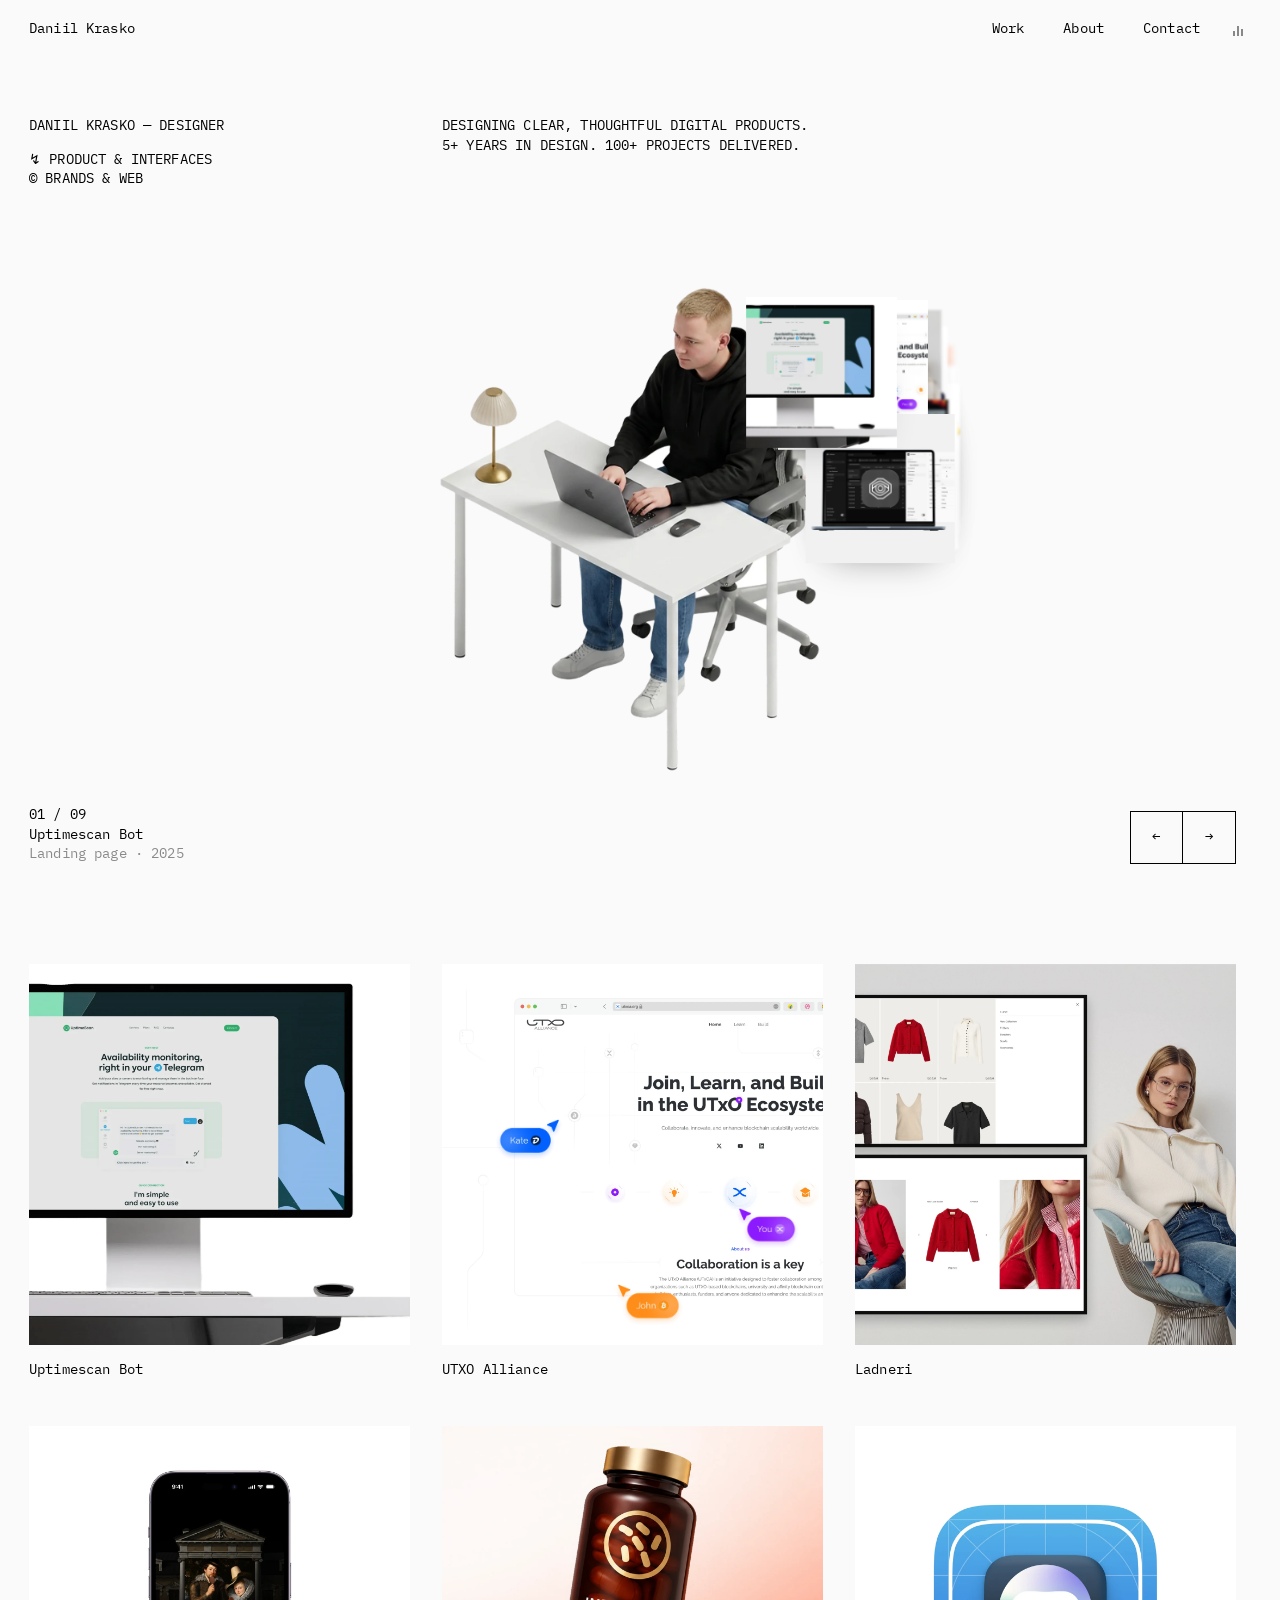
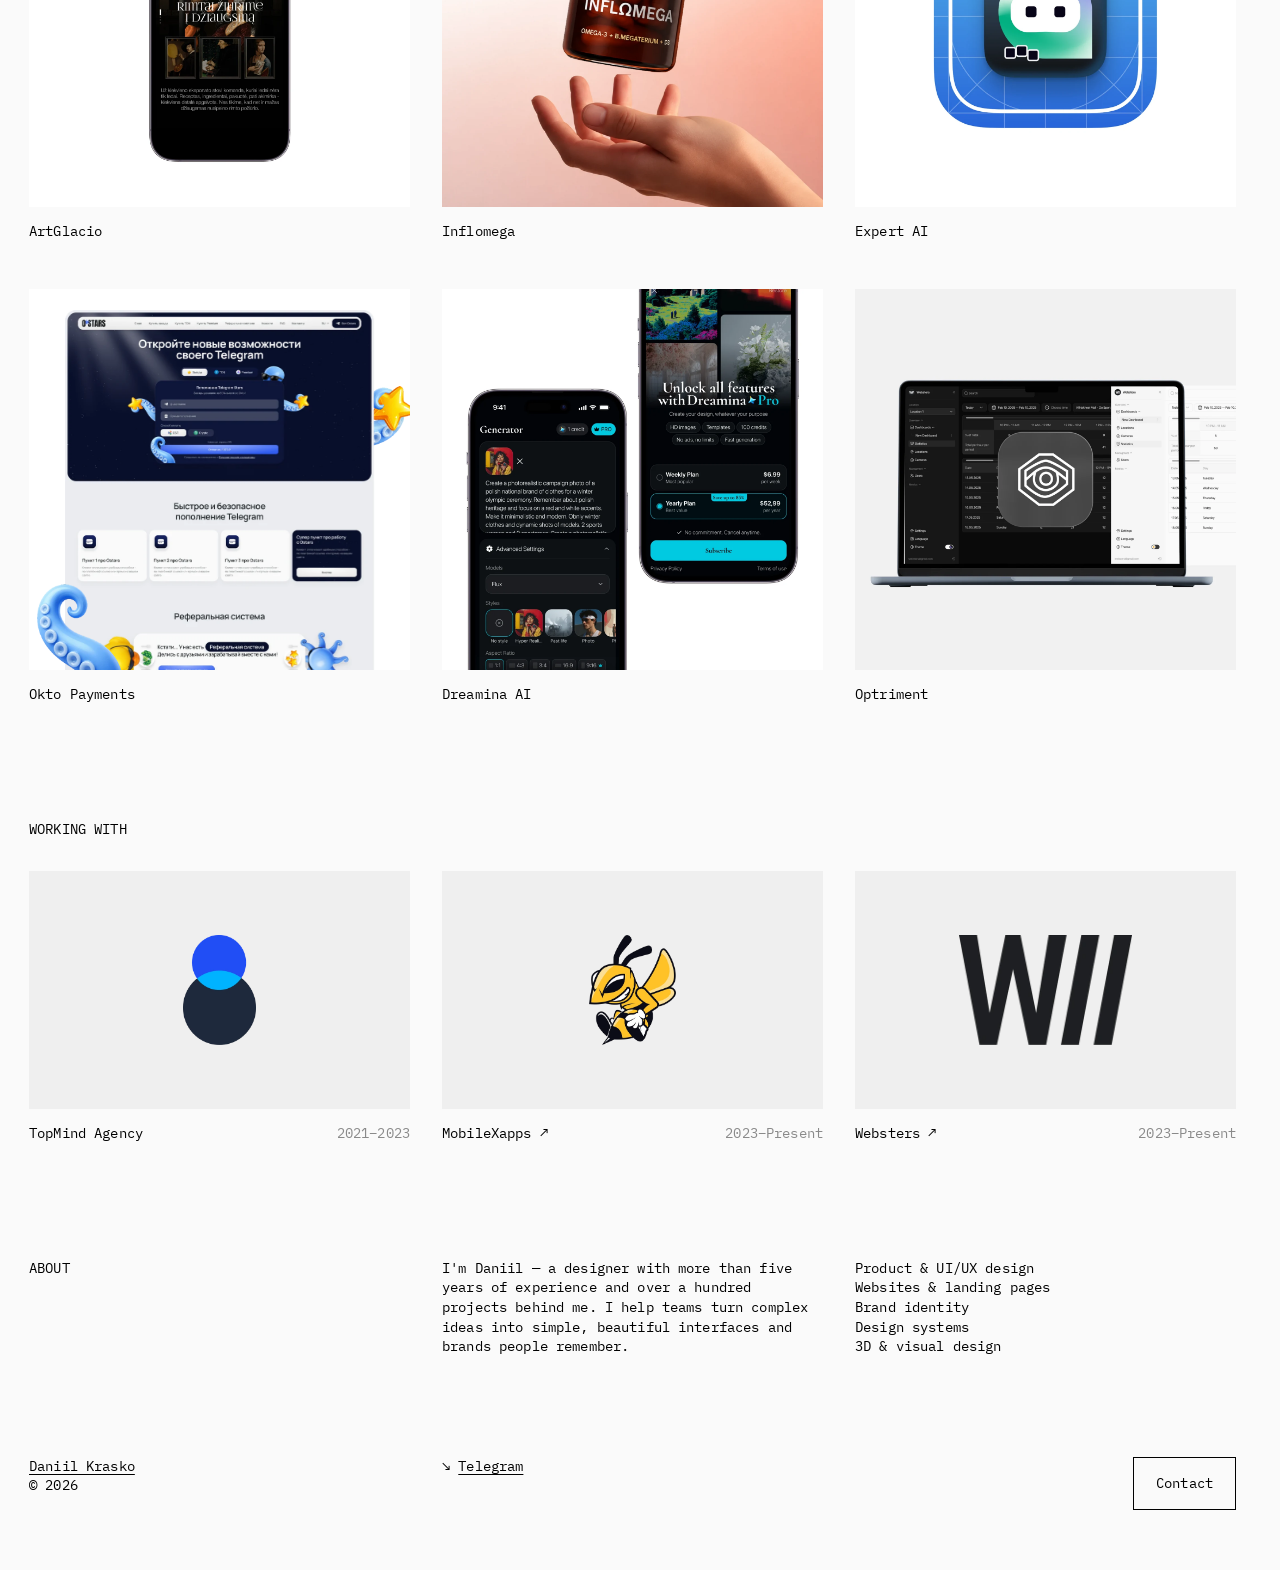
<file: index.html>
<!doctype html>
<html lang="en">
<head>
  <meta charset="utf-8" />
  <meta name="viewport" content="width=device-width, initial-scale=1" />
  <title>Daniil Krasko — Designer</title>
  <meta name="description" content="Daniil Krasko — designer with 5+ years of experience and 100+ projects." />
  <meta property="og:title" content="Daniil Krasko — Designer" />
  <meta property="og:description" content="5+ years, 100+ projects. Product, brand and web design." />
  <meta property="og:image" content="assets/daniil-3d.webp" />
  <link rel="icon" href="data:image/svg+xml,%3Csvg xmlns='http://www.w3.org/2000/svg' viewBox='0 0 32 32'%3E%3Crect width='32' height='32' fill='%23111'/%3E%3Ctext x='16' y='21.5' font-family='Arial' font-weight='700' font-size='14' fill='%23fff' text-anchor='middle'%3EDK%3C/text%3E%3C/svg%3E" />
  <link rel="preconnect" href="https://fonts.googleapis.com" />
  <link rel="preconnect" href="https://fonts.gstatic.com" crossorigin />
  <link href="https://fonts.googleapis.com/css2?family=IBM+Plex+Mono:wght@400;500;600&display=swap" rel="stylesheet" />
  <script>
    // show the loader from the very first paint (skipped for reduced motion)
    if (!matchMedia("(prefers-reduced-motion: reduce)").matches) document.documentElement.classList.add("is-loading");
  </script>
  <link rel="stylesheet" href="styles.css?v=f333132" />
</head>
<body>
  <div class="loader-title" id="loaderTitle" aria-hidden="true">Daniil Krasko</div>
  <div class="loader-cards" id="loaderCards" aria-hidden="true"></div>
  <div class="loader" id="loader" aria-hidden="true">
    <div class="loader-count" id="loaderCount"><span class="loader-digits" id="loaderDigits"></span><span class="loader-pct">%</span></div>
  </div>
  <header class="header">
    <a href="#top" class="logo">Daniil Krasko</a>
    <nav class="nav">
      <a href="#work">Work</a>
      <a href="#about">About</a>
      <a href="#contact">Contact</a>
      <button class="sound" id="soundToggle" type="button" aria-pressed="false" aria-label="Turn sound on"><i></i><i></i><i></i></button>
    </nav>
  </header>

  <main id="top">
    <!-- INTRO -->
    <section class="intro cols">
      <div>
        <p>Daniil Krasko — Designer</p>
        <p class="gap-top">↯ Product &amp; interfaces<br />© Brands &amp; web</p>
      </div>
      <h1>Designing clear, thoughtful digital products. 5+ years in design. 100+ projects delivered.</h1>
    </section>

    <!-- HERO: 3D model with orbiting projects -->
    <section class="hero" aria-label="Featured projects">
      <div class="stage" id="stage">
        <div class="model">
          <img class="model-img" src="assets/daniil-3d.webp" alt="3D portrait of Daniil Krasko working at a desk" width="959" height="1200" draggable="false" />
          <img class="model-night" src="assets/daniil-3d-night.webp" alt="" aria-hidden="true" width="959" height="1200" draggable="false" />
        </div>
        <div class="orbit" id="orbit"></div>
      </div>
      <div class="hero-bottom">
        <p class="caption" aria-live="polite">
          <span id="capIndex">01 / 08</span>
          <span id="capTitle"></span>
          <span class="muted" id="capCat"></span>
        </p>
        <div class="arrows">
          <button class="btn arrow" id="prev" aria-label="Previous project">←</button>
          <button class="btn arrow" id="next" aria-label="Next project">→</button>
        </div>
      </div>
    </section>

    <!-- WORK -->
    <section class="section" id="work">
      <ul class="work-list" id="workList"></ul>
    </section>

    <!-- WORKING WITH -->
    <section class="section clients" id="clients">
      <p class="section-label">Working with</p>
      <ul class="client-list">
        <li class="client">
          <div class="client-link">
            <div class="client-logo"><img src="assets/clients/topmind.webp" alt="TopMind Agency logo" loading="lazy" /></div>
            <p class="client-meta"><span>TopMind Agency</span><span class="muted">2021–2023</span></p>
          </div>
        </li>
        <li class="client">
          <a class="client-link" href="https://mobilexapps.com" target="_blank" rel="noopener">
            <div class="client-logo"><img src="assets/clients/mobilexapps.webp" alt="MobileXapps logo" loading="lazy" /></div>
            <p class="client-meta"><span>MobileXapps ↗</span><span class="muted">2023–Present</span></p>
          </a>
        </li>
        <li class="client">
          <a class="client-link" href="https://websters.dev" target="_blank" rel="noopener">
            <div class="client-logo"><img src="assets/clients/websters.webp" alt="Websters logo" loading="lazy" /></div>
            <p class="client-meta"><span>Websters ↗</span><span class="muted">2023–Present</span></p>
          </a>
        </li>
      </ul>
    </section>

    <!-- ABOUT -->
    <section class="section about cols" id="about">
      <p>About</p>
      <p>
        I'm Daniil — a designer with more than five years of experience and over a hundred
        projects behind me. I help teams turn complex ideas into simple, beautiful interfaces
        and brands people remember.
      </p>
      <ul class="services">
        <li>Product &amp; UI/UX design</li>
        <li>Websites &amp; landing pages</li>
        <li>Brand identity</li>
        <li>Design systems</li>
        <li>3D &amp; visual design</li>
      </ul>
    </section>
  </main>

  <!-- CONTACT / FOOTER -->
  <footer class="footer cols" id="contact">
    <p><a class="ul" href="#top">Daniil Krasko</a><br />© <span id="year"></span></p>
    <ul class="links">
      <li>↘ <a class="ul" href="https://t.me/oksark" target="_blank" rel="noopener">Telegram</a></li>
    </ul>
    <div class="footer-cta">
      <a class="btn" href="https://t.me/oksark" target="_blank" rel="noopener">Contact</a>
    </div>
  </footer>


  <script src="projects.js?v=f333132"></script>
  <script src="shared.js?v=f333132"></script>
  <script src="main.js?v=f333132"></script>
  <script src="loader.js?v=f333132"></script>
  <script src="audio.js?v=f333132"></script>
</body>
</html>
</file>
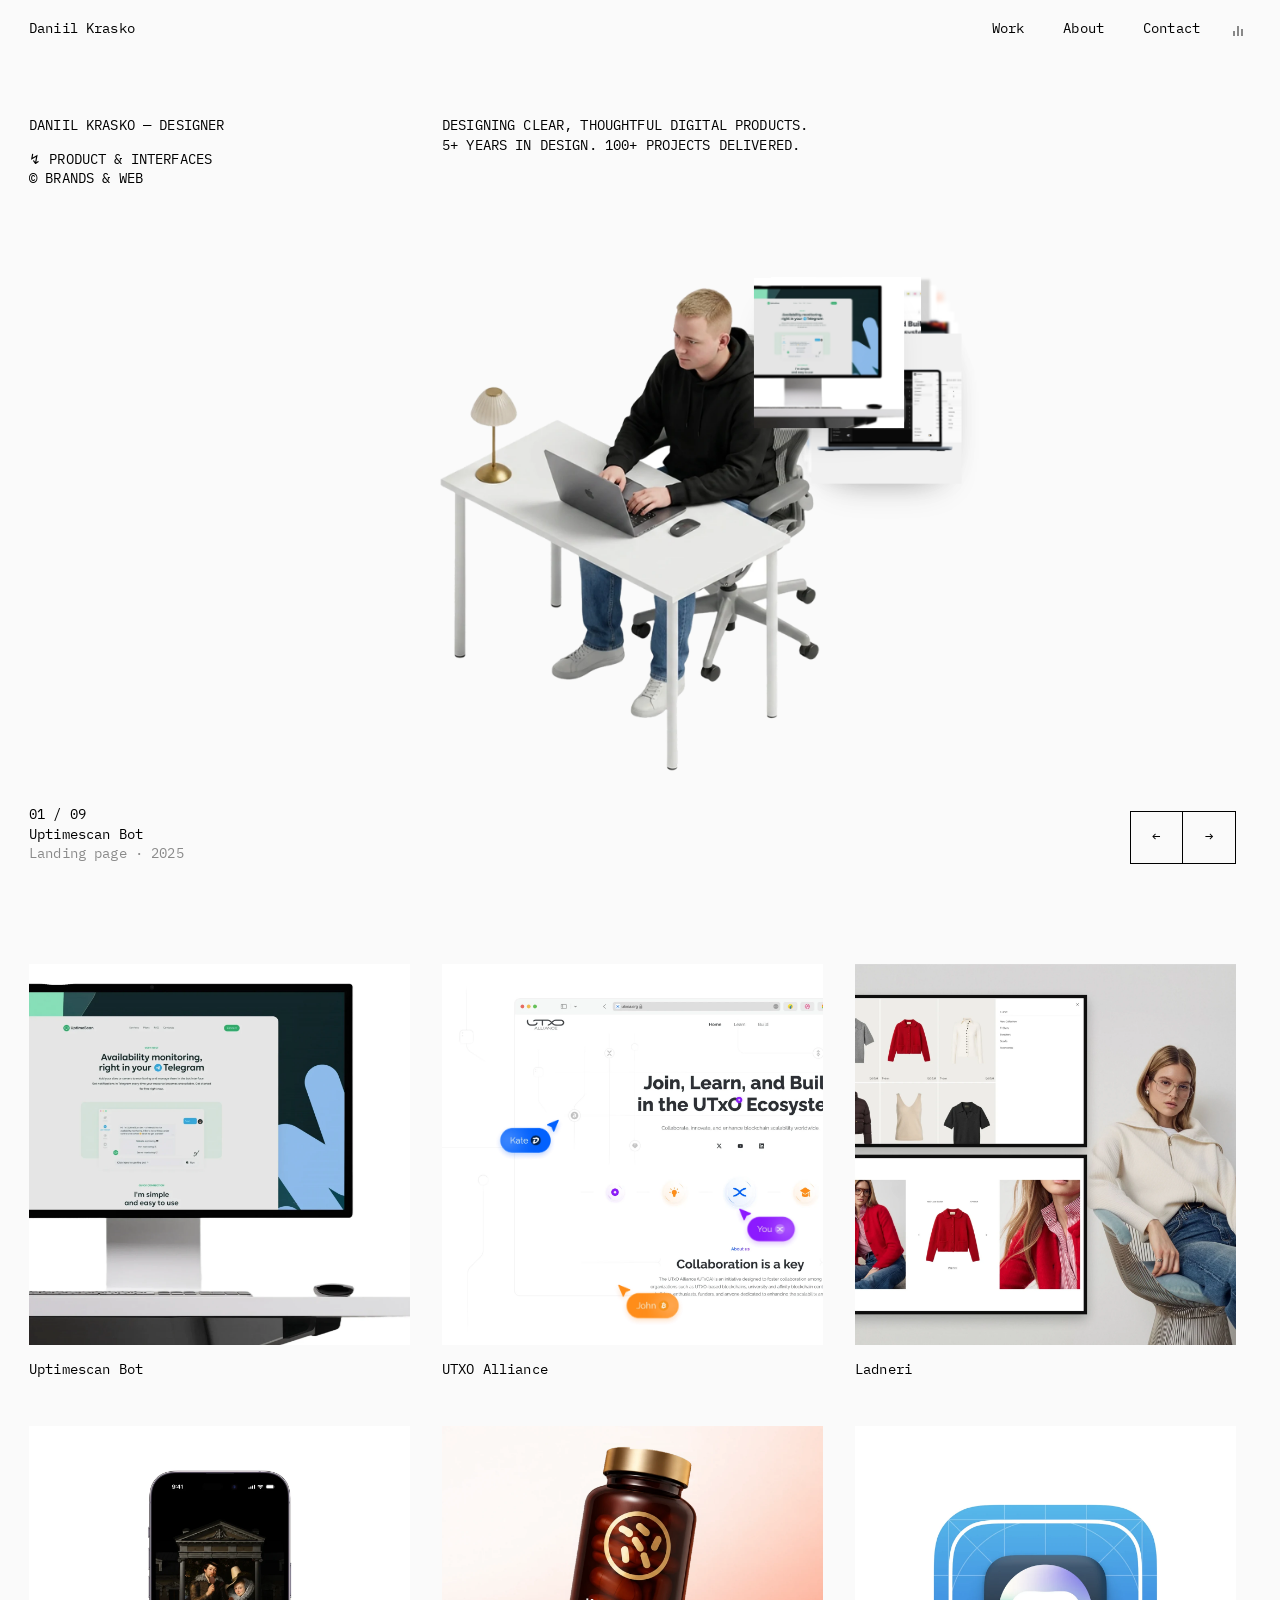
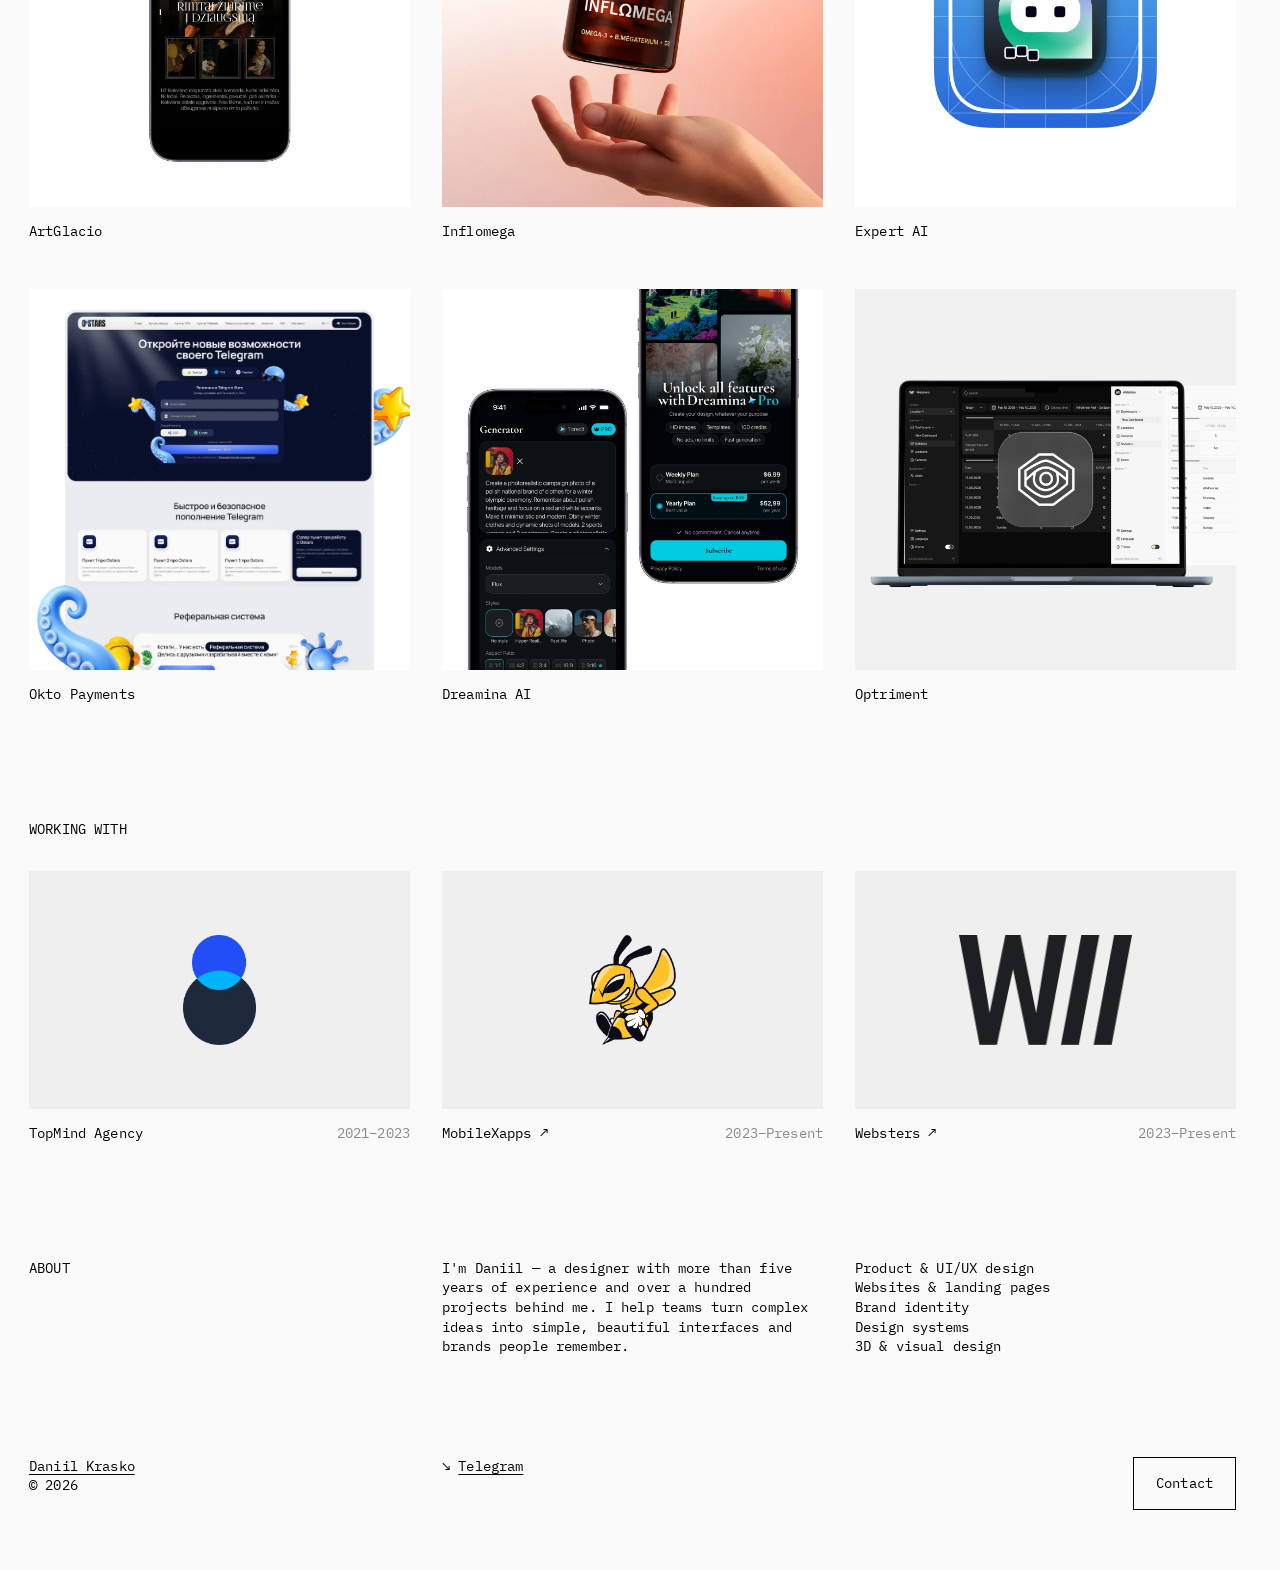
<file: project.html>
<!doctype html>
<html lang="en">
<head>
  <meta charset="utf-8" />
  <meta name="viewport" content="width=device-width, initial-scale=1" />
  <title>Project — Daniil Krasko</title>
  <meta name="description" content="Case study by Daniil Krasko, designer." />
  <link rel="icon" href="data:image/svg+xml,%3Csvg xmlns='http://www.w3.org/2000/svg' viewBox='0 0 32 32'%3E%3Crect width='32' height='32' fill='%23111'/%3E%3Ctext x='16' y='21.5' font-family='Arial' font-weight='700' font-size='14' fill='%23fff' text-anchor='middle'%3EDK%3C/text%3E%3C/svg%3E" />
  <link rel="preconnect" href="https://fonts.googleapis.com" />
  <link rel="preconnect" href="https://fonts.gstatic.com" crossorigin />
  <link href="https://fonts.googleapis.com/css2?family=IBM+Plex+Mono:wght@400;500;600&display=swap" rel="stylesheet" />
  <link rel="stylesheet" href="styles.css?v=f333132" />
</head>
<body class="project-page">
  <header class="header">
    <a href="index.html" class="logo">Daniil Krasko</a>
    <nav class="nav">
      <a href="index.html#work">Work</a>
      <a href="index.html#about">About</a>
      <a href="#contact">Contact</a>
      <button class="sound" id="soundToggle" type="button" aria-pressed="false" aria-label="Turn sound on"><i></i><i></i><i></i></button>
    </nav>
  </header>

  <main>
    <article class="case" id="case">
      <header class="case-head cols">
        <p><a class="ul" href="index.html#work">← All work</a></p>
        <div class="case-title">
          <h1 id="caseTitle"></h1>
          <p class="case-intro" id="caseIntro"></p>
        </div>
        <dl class="case-meta" id="caseMeta"></dl>
      </header>

      <figure class="case-cover" id="caseCover"></figure>

      <div class="case-body" id="caseBody"></div>
    </article>

    <nav class="case-next cols" id="caseNext" aria-label="Next project"></nav>
  </main>

  <footer class="footer cols" id="contact">
    <p><a class="ul" href="index.html">Daniil Krasko</a><br />© <span id="year"></span></p>
    <ul class="links">
      <li>↘ <a class="ul" href="https://t.me/oksark" target="_blank" rel="noopener">Telegram</a></li>
    </ul>
    <div class="footer-cta">
      <a class="btn" href="https://t.me/oksark" target="_blank" rel="noopener">Contact</a>
    </div>
  </footer>

  <script src="projects.js?v=f333132"></script>
  <script src="shared.js?v=f333132"></script>
  <script src="project.js?v=f333132"></script>
  <script src="audio.js?v=f333132"></script>
</body>
</html>
</file>
<file: styles.css>
/* Spacing & type system matched to the reference (nuevo.tokyo):
   one text size (14px / 1.4), 29px page margins, 32px grid gap, 57px header. */
:root {
  --thumb: #ededed;
  --bg: #fafafa;
  --surface: #ffffff;
  --text: #000;
  --muted: #8a8a8a;
  --line: #000;
  --pad: 29px;
  --gap: 32px;
  --fs: 14px;
  --lh: 1.4;
  --sans: "IBM Plex Mono", ui-monospace, "SFMono-Regular", Menlo, monospace;
  --serif: var(--sans);
}

/* Dark theme while the music plays */
html.sound-on {
  --bg: #0a0a0a;
  --surface: #151515;
  --text: #f2f2f2;
  --muted: #8a8a8a;
  --line: #f2f2f2;
  --thumb: #1a1a1a;
  color-scheme: dark;
}
/* smooth switch between themes (class is set for ~1.5s by audio.js).
   Text inherits its colour from <body>, so only elements that set their own colours get a transition —
   transitioning every element made nested text "chase" its parent and jump. */
html.theme-anim body,
html.theme-anim .header,
html.theme-anim .muted,
html.theme-anim .btn,
html.theme-anim .work-item .thumb,
html.theme-anim .case-body figure img,
html.theme-anim .cursor-label {
  transition: background-color 1s ease, color 1s ease, border-color 1s ease !important;
}

* { box-sizing: border-box; }
html { scroll-behavior: smooth; }
body {
  margin: 0;
  background: var(--bg);
  color: var(--text);
  font-family: var(--sans);
  font-size: var(--fs);
  line-height: var(--lh);
  letter-spacing: 0.01em;
  -webkit-font-smoothing: antialiased;
  overflow-x: hidden;
}
h1, h2, h3, p, ul { margin: 0; font-size: inherit; font-weight: 400; line-height: inherit; }
ul { list-style: none; padding: 0; }
a { color: inherit; text-decoration: none; }
a.ul, .nav a:hover { text-decoration: underline; text-underline-offset: 3px; text-decoration-thickness: 1px; }
em { font-style: normal; }
button { font: inherit; color: inherit; letter-spacing: inherit; }
.muted { color: var(--muted); }

/* 3-column grid shared by text blocks and the work grid */
.cols {
  display: grid;
  grid-template-columns: repeat(3, minmax(0, 1fr));
  column-gap: var(--gap);
}

.btn {
  display: inline-flex; align-items: center; justify-content: center;
  height: 53px; padding: 0 22px;
  border: 1px solid var(--line); background: transparent;
  cursor: pointer; transition: background .2s, color .2s;
}
.btn:hover { background: var(--text); color: var(--bg); }

/* ---------- Header ---------- */
.header {
  position: fixed;
  inset: 0 0 auto 0;
  z-index: 100;
  height: 57px;
  display: flex;
  align-items: center;
  justify-content: space-between;
  padding: 0 var(--pad);
  background: var(--bg);
}
.nav { display: flex; align-items: center; gap: 39px; }

/* sound toggle: three bars, animated while playing */
.sound {
  display: inline-flex; align-items: flex-end; gap: 2px;
  width: 18px; height: 14px; padding: 0; margin-left: -6px;
  border: 0; background: none; cursor: pointer;
}
.sound i { display: block; width: 2px; height: 3px; background: currentColor; transition: height .3s; }
.sound i:nth-child(1) { height: 5px; }
.sound i:nth-child(2) { height: 10px; }
.sound i:nth-child(3) { height: 7px; }
.sound:not(.on) { opacity: .45; }
.sound:hover { opacity: 1; }
.sound.on i { animation: eq 1.1s ease-in-out infinite; }
.sound.on i:nth-child(2) { animation-delay: -.4s; animation-duration: .9s; }
.sound.on i:nth-child(3) { animation-delay: -.7s; animation-duration: 1.3s; }
@keyframes eq { 0%, 100% { height: 3px; } 50% { height: 14px; } }
.sound:focus-visible { outline: 1px solid var(--text); outline-offset: 4px; }

/* ---------- Intro ---------- */
.intro { padding: 116px var(--pad) 0; text-transform: uppercase; }
.intro h1 { max-width: 443px; }
.gap-top { margin-top: 14px; }

/* ---------- Hero ---------- */
.hero {
  position: relative;
  margin: 55px var(--pad) 0;
  height: clamp(560px, calc(100svh - 280px), 860px);
  display: flex;
  flex-direction: column;
  overflow: hidden;
}
.stage {
  position: absolute;
  inset: 0;
  cursor: grab;
  touch-action: pan-y;
  user-select: none;
  -webkit-user-select: none;
}
.stage.dragging { cursor: grabbing; }
.model {
  position: absolute;
  left: 50%;
  top: 46%;
  height: 78%;
  aspect-ratio: 959 / 1200;
  transform: translate(-50%, -50%);
  z-index: 10;
  pointer-events: none;
}
.model-img { display: block; width: 100%; height: 100%; }
/* night version of the photo (lamp on, AirPods Max) — shown while the music plays */
.model-night {
  position: absolute; inset: 0; width: 100%; height: 100%;
  opacity: 0;
  transition: opacity 1.2s cubic-bezier(.4, 0, .2, 1);
}
html.sound-on .model-night { opacity: 1; transition-duration: 1.6s; }
html.theme-anim .model-night { transition: opacity 1.4s cubic-bezier(.4, 0, .2, 1) !important; }
.orbit { position: absolute; left: 50%; top: 46%; width: 0; height: 0; }

.card {
  position: absolute;
  left: 0; top: 0;
  width: var(--card-w, 240px);
  aspect-ratio: 1 / 1;
  margin: calc(var(--card-w, 240px) * -0.5) 0 0 calc(var(--card-w, 240px) * -0.5);
  padding: 0;
  border: 0;
  border-radius: 0;
  overflow: hidden;
  background: var(--surface);
  box-shadow: 0 18px 40px -24px rgba(0,0,0,.3);
  cursor: pointer;
  will-change: transform, opacity;
  transform-origin: center;
}
.card .cover { position: absolute; inset: 0; }
.card:focus-visible { outline: 2px solid var(--text); outline-offset: 4px; }

.hero-bottom {
  margin-top: auto;
  position: relative;
  z-index: 30;
  display: flex;
  align-items: flex-end;
  justify-content: space-between;
  gap: var(--gap);
  pointer-events: none;
}
.hero-bottom > * { pointer-events: auto; }
.caption { display: grid; }
.arrows { display: flex; gap: 0; }
.arrow { width: 53px; padding: 0; }
.arrow + .arrow { border-left: 0; }

/* ---------- Sections ---------- */
.section { padding: 100px var(--pad) 0; }

.work-list {
  display: grid;
  grid-template-columns: repeat(3, minmax(0, 1fr));
  gap: var(--gap);
}
.work-item { cursor: pointer; }
.work-item .no-page { display: block; cursor: default; }
.card.no-page { cursor: grab; }
.work-item .thumb { position: relative; aspect-ratio: 1 / 1; overflow: hidden; background: var(--thumb); }
.work-item .name { padding: 15px 0; }
.work-item:hover .name { text-decoration: underline; text-underline-offset: 3px; }
.work-item:focus-visible { outline: 1px solid var(--text); outline-offset: 6px; }
/* reveal on scroll — matches the reference: image fades in and rises 25px,
   0.8s ease, cards in a row start ~65ms apart; captions stay visible */
.work-item.reveal .thumb {
  opacity: 0;
  transform: translateY(25px);
  transition: opacity .8s cubic-bezier(.4,0,.2,1), transform .8s cubic-bezier(.4,0,.2,1);
  transition-delay: var(--d, 0ms);
}
.work-item.reveal.in .thumb { opacity: 1; transform: none; }


/* ---------- Working with ---------- */
.section-label { text-transform: uppercase; padding-bottom: var(--gap); }
.client-list {
  display: grid;
  grid-template-columns: repeat(3, minmax(0, 1fr));
  gap: var(--gap);
}
.client-link { display: block; }
.client-logo {
  position: relative;
  aspect-ratio: 16 / 10;
  background: #efefef;            /* stays light in both themes so every logo reads well */
  overflow: hidden;
}
.client-logo img {
  position: absolute; inset: 0; margin: auto;
  height: 46%; width: 60%; object-fit: contain;
  transition: transform .6s cubic-bezier(.2,.8,.2,1);
}
a.client-link:hover .client-logo img { transform: scale(1.06); }
.client-meta { display: flex; justify-content: space-between; gap: 16px; padding: 15px 0; }
a.client-link:hover .client-meta span:first-child { text-decoration: underline; text-underline-offset: 3px; }
a.client-link:focus-visible { outline: 1px solid var(--text); outline-offset: 6px; }

.about { text-transform: none; }
.about > p:first-child { text-transform: uppercase; }
.about > p:nth-child(2) { max-width: 443px; }

/* ---------- Footer / contact ---------- */
.footer { padding: 100px var(--pad) 60px; align-items: start; }
.footer-cta { justify-self: end; }

/* ---------- Cover art (placeholder visuals) ---------- */
.art { position: absolute; inset: 0; background: var(--a); overflow: hidden; }
.art img { width: 100%; height: 100%; object-fit: cover; display: block; }
.art.circle::before { content: ""; position: absolute; width: 58%; aspect-ratio: 1; border-radius: 50%; background: var(--b); left: 50%; top: 50%; transform: translate(-30%, -50%); }
.art.circle::after { content: ""; position: absolute; width: 30%; aspect-ratio: 1; border-radius: 50%; border: 2px solid var(--b); left: 14%; top: 18%; }
.art.stripes { background: repeating-linear-gradient(-35deg, var(--a) 0 18px, var(--b) 18px 36px); }
.art.stripes::after { content: ""; position: absolute; inset: 22% 28%; background: var(--a); border-radius: 999px; }
.art.grid { background-image: linear-gradient(var(--a), var(--a)); }
.art.grid::before {
  content: ""; position: absolute; inset: 16% 12%;
  background:
    linear-gradient(var(--b), var(--b)) 0 0 / 30% 100% no-repeat,
    linear-gradient(#fff, #fff) 100% 0 / 66% 46% no-repeat,
    linear-gradient(#fff, #fff) 100% 100% / 66% 46% no-repeat;
  border-radius: 0; opacity: .95;
  filter: drop-shadow(0 8px 16px rgba(0,0,0,.08));
}
.art.phone::before {
  content: ""; position: absolute; width: 34%; height: 120%; left: 33%; top: 18%;
  border-radius: 0; background: var(--b);
  box-shadow: inset 0 0 0 5px rgba(0,0,0,.85), 0 20px 40px rgba(0,0,0,.25);
}
.art.phone::after {
  content: ""; position: absolute; width: 22%; height: 8%; left: 39%; top: 34%;
  border-radius: 0; background: var(--a); opacity: .9;
  box-shadow: 0 calc(var(--h, 60px) * .32) 0 0 var(--a);
}
.art.arch::before { content: ""; position: absolute; width: 38%; height: 82%; left: 31%; bottom: 0; background: var(--b); border-radius: 999px 999px 0 0; }
.art.arch::after { content: ""; position: absolute; width: 100%; height: 1px; left: 0; bottom: 18%; background: var(--b); opacity: .4; }
.art.type::before {
  content: "Aa"; position: absolute; left: 10%; bottom: -8%;
  font-family: var(--serif); font-size: calc(var(--h, 180px) * .9); line-height: 1; color: var(--b);
}
.art.type::after { content: ""; position: absolute; width: 18%; aspect-ratio: 1; right: 12%; top: 16%; background: var(--b); border-radius: 50%; }

/* ---------- Layered (animated) covers ---------- */
.art.layered { background: #fff; container-type: size; }
.art.layered img.bg { width: 100%; height: 100%; object-fit: cover; }
.art.layered img.layer {
  position: absolute;
  left: var(--x); top: var(--y);
  width: var(--w); height: auto;
  transform-origin: var(--origin, 50% 50%);
  animation: var(--anim) var(--dur) cubic-bezier(.45, 0, .25, 1) var(--delay) infinite;
  will-change: transform;
}
/* cursor paths, in % of the cover width (cqw) — like people moving their mouse */
@keyframes cursor-a {
  0%, 100% { transform: translate(0, 0); }
  22% { transform: translate(5cqw, -4cqw); }
  46% { transform: translate(11cqw, 2cqw); }
  70% { transform: translate(4cqw, 6cqw); }
  86% { transform: translate(-2cqw, 2cqw); }
}
@keyframes cursor-b {
  0%, 100% { transform: translate(0, 0); }
  25% { transform: translate(-9cqw, -3cqw); }
  52% { transform: translate(-3cqw, -8cqw); }
  78% { transform: translate(6cqw, -4cqw); }
}
@keyframes cursor-c {
  0%, 100% { transform: translate(0, 0); }
  20% { transform: translate(-6cqw, -3cqw); }
  45% { transform: translate(-2cqw, -9cqw); }
  72% { transform: translate(3cqw, -2cqw); }
}
/* entrance: layer starts hidden behind/below, slides to its place once the cover is visible */
.art.layered img.layer.enter {
  transform: var(--enter);
  transition: transform 1.6s cubic-bezier(.16, 1, .3, 1) var(--enter-delay, 0s);
}
.art.layered.in img.layer.enter { transform: none; }
/* idle sway (uses the separate `rotate` property, so it combines with entrance and parallax) */
@keyframes sway {
  0%, 100% { rotate: 0deg; }
  50% { rotate: -5deg; }
}
@keyframes sway-b {
  0%, 100% { rotate: 0deg; }
  50% { rotate: 2.5deg; }
}
@keyframes float {
  0%, 100% { transform: translateY(0) rotate(0deg); }
  50% { transform: translateY(-1.6cqw) rotate(1.2deg); }
}
/* parallax: layers move against the background (depth from data), bg drifts slightly the other way */
.art.layered.parallax img.layer {
  translate: calc(var(--px, 0) * var(--depth) * -3cqw) calc(var(--py, 0) * var(--depth) * -3cqw);
}
/* layers cut off at the bottom edge never move up, so the cut stays hidden */
.art.layered.parallax img.layer.no-lift {
  translate: calc(var(--px, 0) * var(--depth) * -3cqw) max(0cqw, calc(var(--py, 0) * var(--depth) * -3cqw));
}
.art.layered.parallax img.bg {
  scale: 1.04;
  translate: calc(var(--px, 0) * 0.8cqw) calc(var(--py, 0) * 0.8cqw);
}
.case-cover.is-layered { position: relative; width: min(100%, 88svh); aspect-ratio: 1 / 1; margin-left: auto; margin-right: auto; }

/* ---------- Project page (long-read) ---------- */
.work-item a { display: block; }
.work-item a:focus-visible { outline: 1px solid var(--text); outline-offset: 6px; }

.case-head { padding: 116px var(--pad) 0; align-items: start; }
.case-title h1 { text-transform: uppercase; }
.case-intro { margin-top: 14px; max-width: 443px; }
.case-meta { margin: 0; display: grid; grid-template-columns: auto 1fr; gap: 0 20px; justify-self: end; }
.case-meta dd { margin: 0; }

.case-cover { margin: 55px var(--pad) 0; }
/* tall/square covers are capped to the viewport height so they never get huge */
.case-cover img { display: block; width: auto; max-width: 100%; height: auto; max-height: 88svh; margin: 0 auto; }
.case-cover.is-art { position: relative; aspect-ratio: 16 / 9; --h: 600px; }

.case-body {
  --col: 600px;
  max-width: calc(var(--col) + var(--pad) * 2);
  margin: 0 auto;
  padding: 100px var(--pad) 0;
}
.case-body h2 { margin: 56px 0 14px; text-transform: uppercase; }
.case-body h2:first-child { margin-top: 0; }
.case-body p + p { margin-top: 14px; }
.case-body figure { margin: 48px 0; }
.case-body figure img { display: block; width: 100%; height: auto; background: var(--thumb); }
.case-body figure .ph { position: relative; aspect-ratio: 4 / 3; --h: 420px; }
.case-body figure.wide { margin-left: calc(50% - min(450px, 50vw - var(--pad))); margin-right: calc(50% - min(450px, 50vw - var(--pad))); }
.case-body figure.wide .ph { aspect-ratio: 16 / 9; }
.case-body figcaption { padding-top: 15px; }

.case-next { padding: 100px var(--pad) 0; align-items: start; }
.next-link { grid-column: 2; display: block; }
.next-link .thumb { position: relative; aspect-ratio: 1 / 1; overflow: hidden; }
.next-link .name { display: block; padding: 15px 0; }
.next-link:hover .name { text-decoration: underline; text-underline-offset: 3px; }

/* ---------- Intro loader ---------- */
.loader { display: none; }
/* keep the real scrollbar visible while loading (scrolling is blocked in loader.js), so nothing jumps */
html { scrollbar-gutter: stable; }
html.is-loading .loader {
  display: block;
  position: fixed; inset: 0; z-index: 900;
  pointer-events: none;
}
.loader::before {               /* the backdrop that dissolves at the end */
  content: ""; position: absolute; inset: 0;
  background: var(--bg);
  transition: opacity .8s cubic-bezier(.4,0,.2,1) .15s;
}
.loader.done::before { opacity: 0; }
.loader.gone { opacity: 0; transition: opacity .5s ease; }
html.is-loading:not(.landing) #orbit .card { visibility: hidden; }
/* landing: the hero stage (model + real cards) rises above the loader backdrop,
   so the cards are visible from their very first frame and keep their depth order */
html.is-loading .model { opacity: 0; }
html.landing .model { opacity: 1; transition: opacity .7s ease; }
html.landing .stage { z-index: 950; }
html.landing .hero { overflow: visible; }

/* name stays exactly where the header logo is (same size), above the loader backdrop */
.loader-title { display: none; }
html.is-loading .loader-title {
  display: block;
  position: fixed; z-index: 960;
  font-size: var(--fs); line-height: var(--lh); letter-spacing: 0.01em; font-weight: 400;
  white-space: nowrap;
  color: var(--text);
  pointer-events: none;
}
html.is-loading .header .logo { visibility: hidden; }
/* layers while loading: backdrop + counter (900) < name (960) < running cards (965) < cursor (1000) */
.loader-cards { display: none; }
html.is-loading .loader-cards { display: block; position: fixed; inset: 0; z-index: 965; pointer-events: none; }

.loader-card {
  position: absolute; left: 0; top: 0;
  overflow: hidden;
  background: var(--surface);
  box-shadow: 0 18px 40px -24px rgba(0,0,0,.3);
  will-change: transform;
  transform: scale(0);
}
.loader-card .art { position: absolute; inset: 0; }
.loader-card.to-orbit { opacity: var(--to-opacity, 1); }

.loader-count {
  position: absolute; right: var(--pad); bottom: 18px;
  display: flex; align-items: flex-start;
  font-size: clamp(72px, 13vw, 200px);
  line-height: 1; letter-spacing: -0.04em; font-weight: 400;
  color: var(--text);
  transition: opacity .4s ease, transform .6s cubic-bezier(.7,0,.2,1);
}
.loader.done .loader-count { opacity: 0; transform: translateY(30%); }
.loader-digits { display: flex; }
.digit { display: block; height: .78em; overflow: hidden; width: .6em; }
.digit.hidden { width: 0; }
.digit .strip { display: flex; flex-direction: column; transition: transform .22s cubic-bezier(.65,0,.2,1); }
.digit .strip i { font-style: normal; height: .78em; line-height: .78em; display: block; text-align: center; }
.loader-pct { font-size: .32em; line-height: 1; margin: 0 0 0 .12em; }

/* ---------- Custom cursor ---------- */
html.has-cursor, html.has-cursor * { cursor: none !important; }
.cursor, .cursor-dot {
  position: fixed; left: 0; top: 0; z-index: 1000;
  width: 0; height: 0;
  pointer-events: none;
  opacity: 0;
  transition: opacity .2s;
  will-change: transform;
}
.cursor.visible, .cursor-dot.visible { opacity: 1; }
/* the square: white + difference blend = black on light areas, white on dark */
.cursor-dot { mix-blend-mode: difference; }
.cursor-dot::before {
  content: "";
  position: absolute; left: 0; top: 0;
  width: 10px; height: 10px;
  translate: -50% -50%;
  background: #fff;
  transition: width .25s cubic-bezier(.2,.8,.2,1), height .25s cubic-bezier(.2,.8,.2,1), scale .15s;
}
.cursor-dot[data-state="link"]::before { width: 34px; height: 34px; }
.cursor-dot[data-state="label"]::before { width: 0; height: 0; }
.cursor-dot.down::before { scale: .7; }
.cursor-label {
  position: absolute; left: 0; top: 0;
  translate: -50% -50%;
  padding: 9px 14px;
  background: var(--text); color: var(--bg);
  font-size: 12px; line-height: 1; letter-spacing: .02em; white-space: nowrap;
  text-transform: uppercase;
  scale: 0; opacity: 0;
  transition: scale .3s cubic-bezier(.2,.8,.2,1), opacity .2s;
}
.cursor[data-state="label"] .cursor-label { scale: 1; opacity: 1; }
.cursor[data-state="label"].down .cursor-label { scale: .9; }

/* ---------- Responsive ---------- */
@media (max-width: 860px) {
  :root { --pad: 16px; --gap: 16px; }
  .nav { gap: 20px; }
  .intro { padding-top: 90px; }
  .intro.cols, .about.cols { grid-template-columns: 1fr; row-gap: 14px; }
  .hero { margin-top: 32px; height: min(560px, 74svh); }
  .model { height: 62%; }
  .work-list { grid-template-columns: repeat(2, minmax(0, 1fr)); }
  .client-list { grid-template-columns: 1fr; }
  .section { padding-top: 72px; }
  .footer.cols { grid-template-columns: 1fr 1fr; row-gap: 32px; }
  .footer-cta { grid-column: 1 / -1; justify-self: start; }
  .case-head.cols, .case-next.cols { grid-template-columns: 1fr; row-gap: 14px; }
  .case-head { padding-top: 90px; }
  .case-meta { justify-self: start; }
  .case-cover { margin-top: 32px; }
  .case-body { padding-top: 64px; }
  .next-link { grid-column: 1; }
}
@media (max-width: 560px) {
  .work-list { grid-template-columns: 1fr; }
}

@media (prefers-reduced-motion: reduce) {
  html { scroll-behavior: auto; }
  .work-item.reveal .thumb { opacity: 1; transform: none; transition: none; }
  .art.layered img.layer { animation: none; }
  .sound.on i { animation: none; height: 10px; }
  .art.layered img.layer.enter { transform: none; transition: none; }
}
</file>
